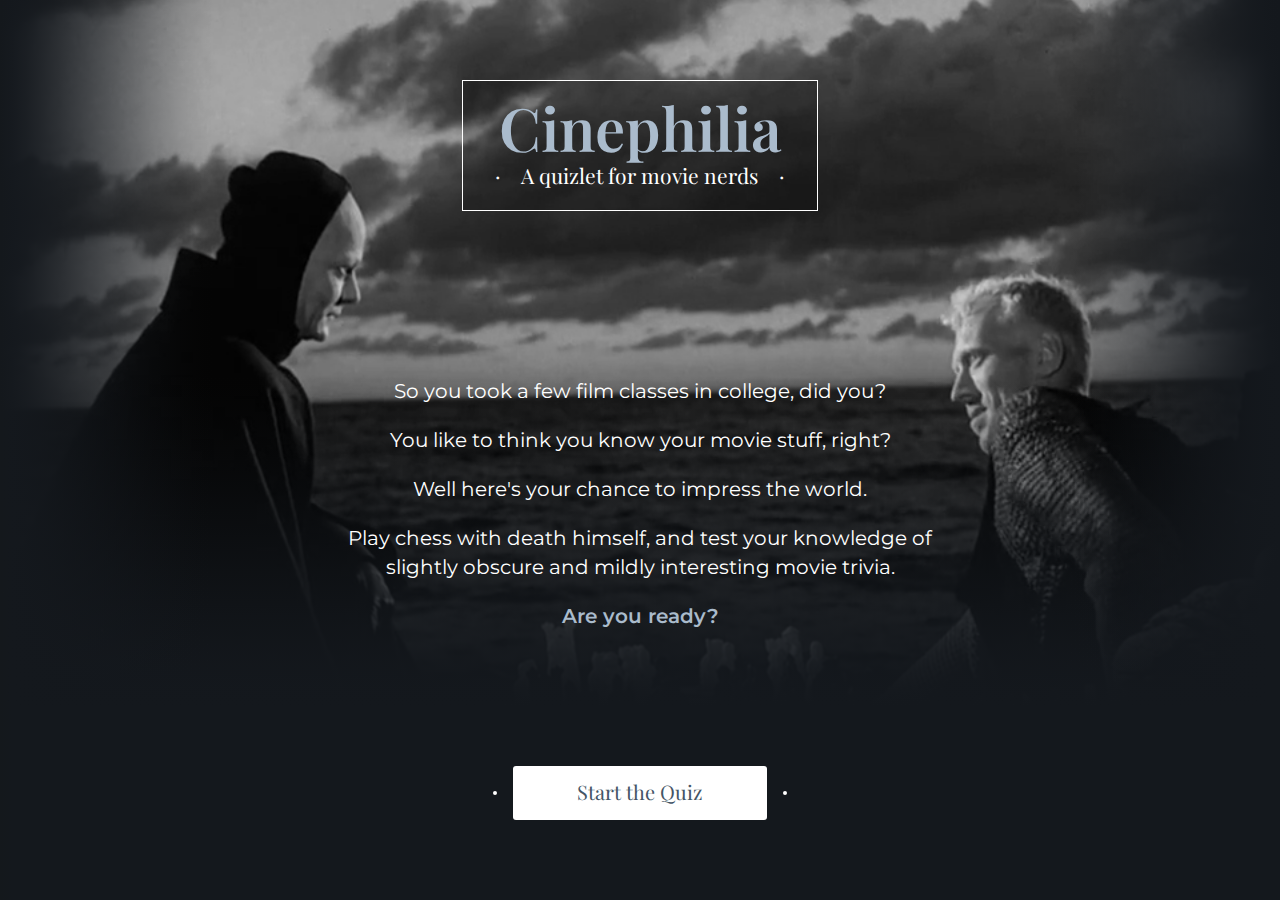
<file: index.html>
<!DOCTYPE html>

<html lang="en">
    <head>
        <meta charset="utf-8">
        <meta http-equiv="X-UA-Compatible" content="IE=edge">
        
        <title>Cinephilia | A quizlet for movie nerds</title>
        
        <meta name="description" content="Test your film knowledge and movie trivia knowledge with this little quizlet.">
        <meta name="viewport" content="width=device-width, initial-scale=1">
        
        <link href="https://fonts.googleapis.com/css2?family=Playfair+Display:wght@200;300;400;600&display=swap" rel="stylesheet">
        <link href="https://fonts.googleapis.com/css2?family=Montserrat:ital,wght@0,100;0,200;0,300;1,100;1,200;1,300&display=swap" rel="stylesheet">
        
        <link rel="stylesheet" href="styles.css">
    </head>
    <body>
        <main class="splash-screen-wrapper">
            <section class="screen splash-screen">
                <div class="splash-screen__inner">
                    <hgroup class="app-title-section splash-screen__titles">
                        <h1>Cinephilia</h1>
                        <h5>&middot;&emsp;A quizlet for movie nerds&emsp;&middot;</h5>
                    </hgroup>
                    <div class="splash-screen__intro-text">
                        <p>So you took a few film classes in college, did you?</p>
                        <p>You like to think you know your movie stuff, right?</p>
                        <p>Well here's your chance to impress the world.</p>
                        <p>Play chess with death himself, and test your knowledge of slightly obscure and mildly interesting movie trivia.</p>
                        <p><b>Are you ready?</b></p>
                    </div>
                    <a href="quiz.html" class="button screen__button" role="button" tabindex="0">
                        Start the Quiz
                    </a>
                </div>
            </section>
        </main>
    </body>
</html>
</file>
<file: styles.css>
/* Variables */

:root {
    --darkest-gray-color: #14181c;
    --mid-silver-color: #456; 
    --light-silver-color: #abc;
    --error-color: #f5b9b9;
    --correct-color: #a6caff;
}

/* Animation Keyframes */

@keyframes fadeIn {
    0% {
        opacity: 0;
    }
    100% {
        opacity: 1;
    }
}

/* Resets */

html {
    box-sizing: border-box;
}

body {
    font-size: 20px;
    position: relative; 
}

*,
*:before,
*:after {
    box-sizing: inherit;
    padding: 0;
    margin: 0;
}

ul {
    padding: 0;
}

fieldset {
    border: 0;
}

a {
    text-decoration: none;
}

/* Typography */

h1,h2,h3,h4,h5,h6,
button, 
p,
a.button {
    font-family: 'Playfair Display', serif;
}

h1 {
    font-weight: 600; 
    font-size: 60px;
}

h3 i {
    font-weight: 400;
    font-style: italic; 
    font-size: 0.8em;
}

h5 {
    font-size: 21px;
    font-weight: 400; 
}

label,
p {
    font-family: 'Montserrat', sans-serif;
}

p > b {
    color: var(--light-silver-color);
    font-weight: 600; 
}

/* Major Layout elements */

.bottom-nav-bar,
.header {
    position: fixed;
    z-index: 1; 
    left: 0;

    width: 100%;

    text-align: center;
    color: #FFF; 
}

.header {
    top: 0;
    height: 100px;
}

.header__title-section h1 {
    font-size: 25px;
}

.header__content > * {
    flex: 1; 
}

.header__counter {
    display: flex;
    flex-direction: column;
    justify-content: center;

    height: 100%;

    line-height: 1; 
}

.header__counter p {
    text-transform: uppercase;
}

.header__counter--left {
    text-align: left;
    align-items: flex-start;
}

.header__counter--right {
    text-align: right;
    align-items: flex-end; 
}

.header__score--symbol {
    display: none; 
}

.header__score--text {
    display: inline; 
}

.header__content {
    padding: 50px 0;
}

.bottom-nav-bar__content,
.header__content {
    display: flex;
    flex-direction: row;
    justify-content: space-between;
    align-items: center; 

    height: inherit; 
    width: 100%;
    max-width: 1080px;

    margin: 0 auto;
}

.bottom-nav-bar {
    transition: transform 0.5s ease-in-out, height 0.5s ease-in-out;
    
    visibility: hidden;

    bottom: 0;
    transform: translateY(100%);
   
    display: flex;
    flex-direction: column;
    justify-content: center;
    
    height: 20vh;
}

.bottom-nav-bar--reveal-button-mode {
    transform: translateY(0);
    
    visibility: visible;
}

.bottom-nav-bar.bottom-nav-bar--reveal-mode {
    z-index: 3; 
    
    padding: 50px;
    height: 50vh;
    
    box-shadow: inset 0 1px 0 hsla(0,0%,100%,.1); 
    background-color: var(--mid-silver-color);
}

.bottom-nav-bar--reveal-mode p {
    margin-top: 1em;
}

.bottom-nav-bar--reveal-mode .answer-revealer {
    opacity: 0; 
    animation: fadeIn 0.5s ease-in forwards; 
    animation-delay: 0.3s;
}

.bottom-nav-bar--reveal-mode button:hover,
.bottom-nav-bar--reveal-mode button:active,
.bottom-nav-bar--reveal-mode button:focus {
    background-color: var(--light-silver-color);
    color: var(--darkest-gray-color); 
}

.reveal-mode-scrim {
    display: none;
}

.reveal-mode-scrim--active {
    display: block;
    position: fixed;
    top: 0;
    left: 0;
    z-index: 2; 

    height: 100%;
    width: 100%;

    background-color: rgba(0,0,0,0.4);
}

/* Screens */

body {
    background-color: var(--darkest-gray-color);
}

.bottom-nav-bar,
.header,
.screen {
    padding: 0 30px;
}

.screen {
    position: relative;

    display: flex;
    flex-direction: column;
    justify-content: center;
    align-items: center;

    margin: 80px auto 0;
}

.splash-screen,
form,
fieldset {
    width: 100%;
    
    display: flex;
    flex-direction: column;
    justify-content: center;
    align-items: center;
}

.screen.splash-screen {
    height: 100vh;
    margin-top: 0;

    display: flex;
    flex-direction: column;
    justify-content: space-between;
    align-items: center;
    text-align: center; 
}

.splash-screen > * {
    position: relative;
    z-index: 3; 
}

.splash-screen-wrapper {
    position: relative; 

    background-image:url(images/the-seventh-seal.jpg); 
    background-position: center;
    background-size: cover;
    background-repeat: no-repeat;
    background-position: center;

    color: #FFF; 
}

.splash-screen-wrapper:before {
    content: '';

    position: absolute;
    top: 0;
    left: 0; 
    z-index: 2; 

    display: block;
    height: 100%;
    width: 100%;

    background-image: linear-gradient(90deg, var(--darkest-gray-color) 0,rgba(20,24,29,.98556487) .97%,rgba(20,24,29,.9451312) 2.07833333%,rgba(20,24,29,.88300656) 3.29666667%,rgba(20,24,29,.80349854) 4.60166667%,rgba(20,24,29,.71091472) 5.96666667%,rgba(20,24,29,.60956268) 7.365%,rgba(20,24,29,.50375) 8.77166667%,rgba(20,24,29,.39778426) 10.16%,rgba(20,24,29,.29597303) 11.505%,rgba(20,24,29,.20262391) 12.78%,rgba(20,24,29,.12204446) 13.95833333%,rgba(20,24,29,.05854227) 15.01666667%,rgba(20,24,29,.01642493) 15.92833333%,rgba(20,24,29,0) 16.66666667%,rgba(20,24,29,0) 83.33333333%,rgba(20,24,29,.01642493) 84.07166667%,rgba(20,24,29,.05854227) 84.98333333%,rgba(20,24,29,.12204446) 86.04166667%,rgba(20,24,29,.20262391) 87.22%,rgba(20,24,29,.29597303) 88.495%,rgba(20,24,29,.39778426) 89.84%,rgba(20,24,29,.50375) 91.22833333%,rgba(20,24,29,.60956268) 92.635%,rgba(20,24,29,.71091472) 94.03333333%,rgba(20,24,29,.80349854) 95.39833333%,rgba(20,24,29,.88300656) 96.70333333%,rgba(20,24,29,.9451312) 97.92166667%,rgba(20,24,29,.98556487) 99.03%,#14181d),linear-gradient(0deg,#14181d 0,#14181d 21.48148148%,rgba(20,24,29,.98556487) 23.63703704%,rgba(20,24,29,.9451312) 26.1%,rgba(20,24,29,.88300656) 28.80740741%,rgba(20,24,29,.80349854) 31.70740741%,rgba(20,24,29,.71091472) 34.74074074%,rgba(20,24,29,.60956268) 37.84814815%,rgba(20,24,29,.50375) 40.97407407%,rgba(20,24,29,.39778426) 44.05925926%,rgba(20,24,29,.29597303) 47.04814815%,rgba(20,24,29,.20262391) 49.88148148%,rgba(20,24,29,.12204446) 52.5%,rgba(20,24,29,.05854227) 54.85185185%,rgba(20,24,29,.01642493) 56.87777778%,rgba(20,24,29,0) 58.51851852%);
}

.splash-screen p {
    margin-bottom: 20px;

    line-height: 1.45;
}

.splash-screen__inner {
    display: flex;
    flex-direction: column;
    justify-content: space-between; 
    align-items: center;  
   
    height: 100%; 
    max-width: 600px;
    
    padding: 5rem 0; 
    margin: 0 auto;

}

.splash-screen__titles {
    padding: 1rem 2rem 1.5rem;
    margin-bottom: 50px;

    border: 1px solid #FFF;
    line-height: 1; 
    background-color: rgba(0,0,0,0.2);
}

.splash-screen__titles h1 {
    margin-bottom: 0.5rem;
}

.app-title-section h1 {
    line-height: 1;
    color: var(--light-silver-color);  
}

.screen__button {
    margin-top: 50px;
}

/* Form Elements */

a.button,
button {
    cursor: pointer;

    position: relative;

    border: none;
    outline: none;

    display: flex;
    flex-direction: column;
    justify-content: center;
    align-items: center;
    text-align: center; 
    line-height: 1;  

    padding: 1rem 4rem 1.1rem 4rem;
    
    border-radius: 3px; 
    font-size: 1em;

    transition: color 0.5s ease-in-out, background-color 0.5s ease-in-out;
    background-color: #FFF;
    color: var(--mid-silver-color);

    margin: 0 auto;
}

a.button:before,
a.button:after,
button:before,
button:after {
    content: '';
    display: block;

    position: absolute;
    bottom: calc(50% - 2px); 

    height: 4px;
    width: 4px;

    background-color: #FFF;
    border-radius: 50%;
}

a.button:before,
button:before {
    left: -1em;
}

a.button:after,
button:after {
    right: -1em;
}

a.button:hover,
a.button:active,
a.button:focus,
button:hover,
button:active,
button:focus {
    background-color: var(--mid-silver-color);
    color: #FFF; 
}

button .extraneous-label-text {
    display: inline; 
}

input[type="radio"] {
    position: absolute;
    margin-left: -9999px;
}

input[type="radio"] + label {
    cursor: pointer;
    position: relative; 

    transition: background-color 0.25s ease-in-out, width 0.25s ease-in-out;

    display: flex;
    flex-direction: row;
    justify-content: flex-start;
    align-items: center;

    width: 100%;
    height: 100%; 
    padding-right: 1em;

    color: #FFF; 
    background-color: var(--mid-silver-color);
}

.answer:active label,
.answer:hover label,
input[type="radio"]:checked + label {
    color: #14181c;
    background-color:  var(--light-silver-color);
}

input[type="radio"]:checked + label {
    position: relative;
    width: calc(100% - 3rem);
}

input[type="radio"]:checked + label:before {
    content: '\2022';

    position: absolute;
    left: -2rem;
    bottom: calc(50% - 0.45em);

    font-size: 3em;
    line-height: 1; 
    color:  var(--light-silver-color);
}

input[type="radio"]:checked + label {
    outline: 0; 
}

/* Form */

.answers-list {
    display: flex;
    flex-direction: column;
    justify-content: stretch;
    
    transition: height 0.5s ease-in-out;
    height: 70vh;
    width: 100%;
    max-width: 1080px; 
    margin: 0 auto;
}

.answers-list--w-bottom-nav-bar-showing {
    height: 57.5vh;
}

.answer {   
    display: flex;
    flex-direction: row;
    justify-content: flex-end;
    
    list-style: none;

    height: calc(100% / 5);
    min-height: 70px;
    flex-grow: 1;
    width: 100%;

    border-radius: 3px; 
    color: #FFF;
    overflow: hidden;
}

.answer:not(:last-of-type) {
    margin-bottom: 1vh;
}

.answer--no-image input[type='radio'] + label {
    text-align: center; 
    justify-content: center; 
}

.answer__image {
    object-fit: cover;
    object-position: top; 
    
    height: 100%;
    width: 200px;

    margin-right: 20px;
}

.bottom-nav-bar--reveal-mode .answer-revealer,
fieldset > legend {
    display: flex;
    flex-direction: column;
    justify-content: center;
    align-items: center;
    
    max-width: 600px;
    margin: 0 auto;

    color: #FFF; 
    text-align: center;
}

fieldset > legend {
    min-height: 70px;
    height: 15vh;
}

legend #question {
    font-family: 'Montserrat', sans-serif;
    font-weight: 300; 
    display: flex;
    flex-direction: column;
    justify-content: center;
    align-items: center;

    height: 100%;
   
    text-align: center;
}

/* Answer reveal styles */

.answer-revealer__title--incorrect {
    color: var(--error-color);
}

.answer-revealer__title--incorrect #revealed-correct-answer {
    font-style: italic; 
}

.answer-revealer__title--correct {
    color: var(--correct-color);
}

.answer-revealer__button {
    display: inline; 
}

/* Responsive */

@media screen and (max-width: 1025px) {
    .header {
        height: 80px;
        
        background-color: var(--darkest-gray-color);
    }

    .header__content {
        padding: 30px 0;
    }

    .header__counter p {
        font-size: 0.5em;
    }

    .answer-revealer__title--incorrect,
    .answer-revealer__title--correct,
    .header__title-section h1,
    .header__counter h3 {
        font-size: 1em;
    }

    .header__title-section h5 {
        font-family: 'Montserrat', sans-serif;
        font-size: 0.5em;
    }

    .splash-screen__titles h1 {
        font-size: 1.5em;
    }

    .splash-screen__titles h5 {
        font-size: 0.75em;
    }

    .app-title-section h1 {
        line-height: 1.5;
    }

    .screen {
        margin-top: 60px;
    }

    .answers-list:not(.answers-list--w-bottom-nav-bar-showing) {
        height: 75vh;
    }

    .answers-list--w-bottom-nav-bar-showing {
        height: 60vh;
    }

    .answer-revealer p,
    legend #question,
    .answer label p,
    .splash-screen__intro-text {
        font-size: 16px;
    }

    .header__score--symbol {
        display: inline; 
    }
    
    .header__score--text {
        display: none; 
    }    

    a.button,
    button {
        padding: 1rem 2rem; 
       
        width: 90%;
        
        margin: 0 auto; 
    }
}

@media screen and (max-width: 500px) {
    .splash-screen__inner {
        padding: 20px 0; 
    }

    .splash-screen__titles {
        width: 100%;

        border: none;
        background: none;
    }

    .splash-screen-wrapper {
        background-size: contain;
        background-position: top;
    }

    .splash-screen-wrapper:before {
        background-image: linear-gradient(to bottom, rgba(0,0,0,0) 0%,rgba(20,24,28,100%) 50%); 
    }

    legend #question,
    .answer label p,
    .answer-revealer p,
    .splash-screen__intro-text {
        font-size: 14px;
    }

    .header {
        height: auto;
    }

    .bottom-nav-bar,
    .header,
    .screen {
        padding: 0 20px;
    }

    .screen {
        margin-top: 40px;
    }

    .header__content {
        padding: 10px 0;
    }

    .answer__image {
        width: 100px;
    }

    a.button,
    button {
        font-size: 0.8em;
    }

    .header__title-section h5 {
        display: none; 
    }

    button .extraneous-label-text {
        display: none; 
    }
}

@media screen and (max-width: 350px) {
    fieldset > legend {
        padding: 0.5em 0; 
    }

    .header__counter h3, 
    .app-title-section h1 {
        font-size: 0.8em;
    }

    main {
        overflow: hidden;
    }

    legend #question,
    .answer label p,
    .answer-revealer p {
        font-size: 12px;
    }
}

@media (max-height: 610px) {
    .answers-list--w-bottom-nav-bar-showing {
        height: auto;
    }

    .answer {
        height: 60px;
    }

    .bottom-nav-bar--reveal-button-mode:not(.bottom-nav-bar--reveal-mode) {
        position: relative;

        height: auto; 
        
        padding: 15px 0;
    }

    .bottom-nav-bar.bottom-nav-bar--reveal-mode {
        height: 75vh;
    }
}
</file>
